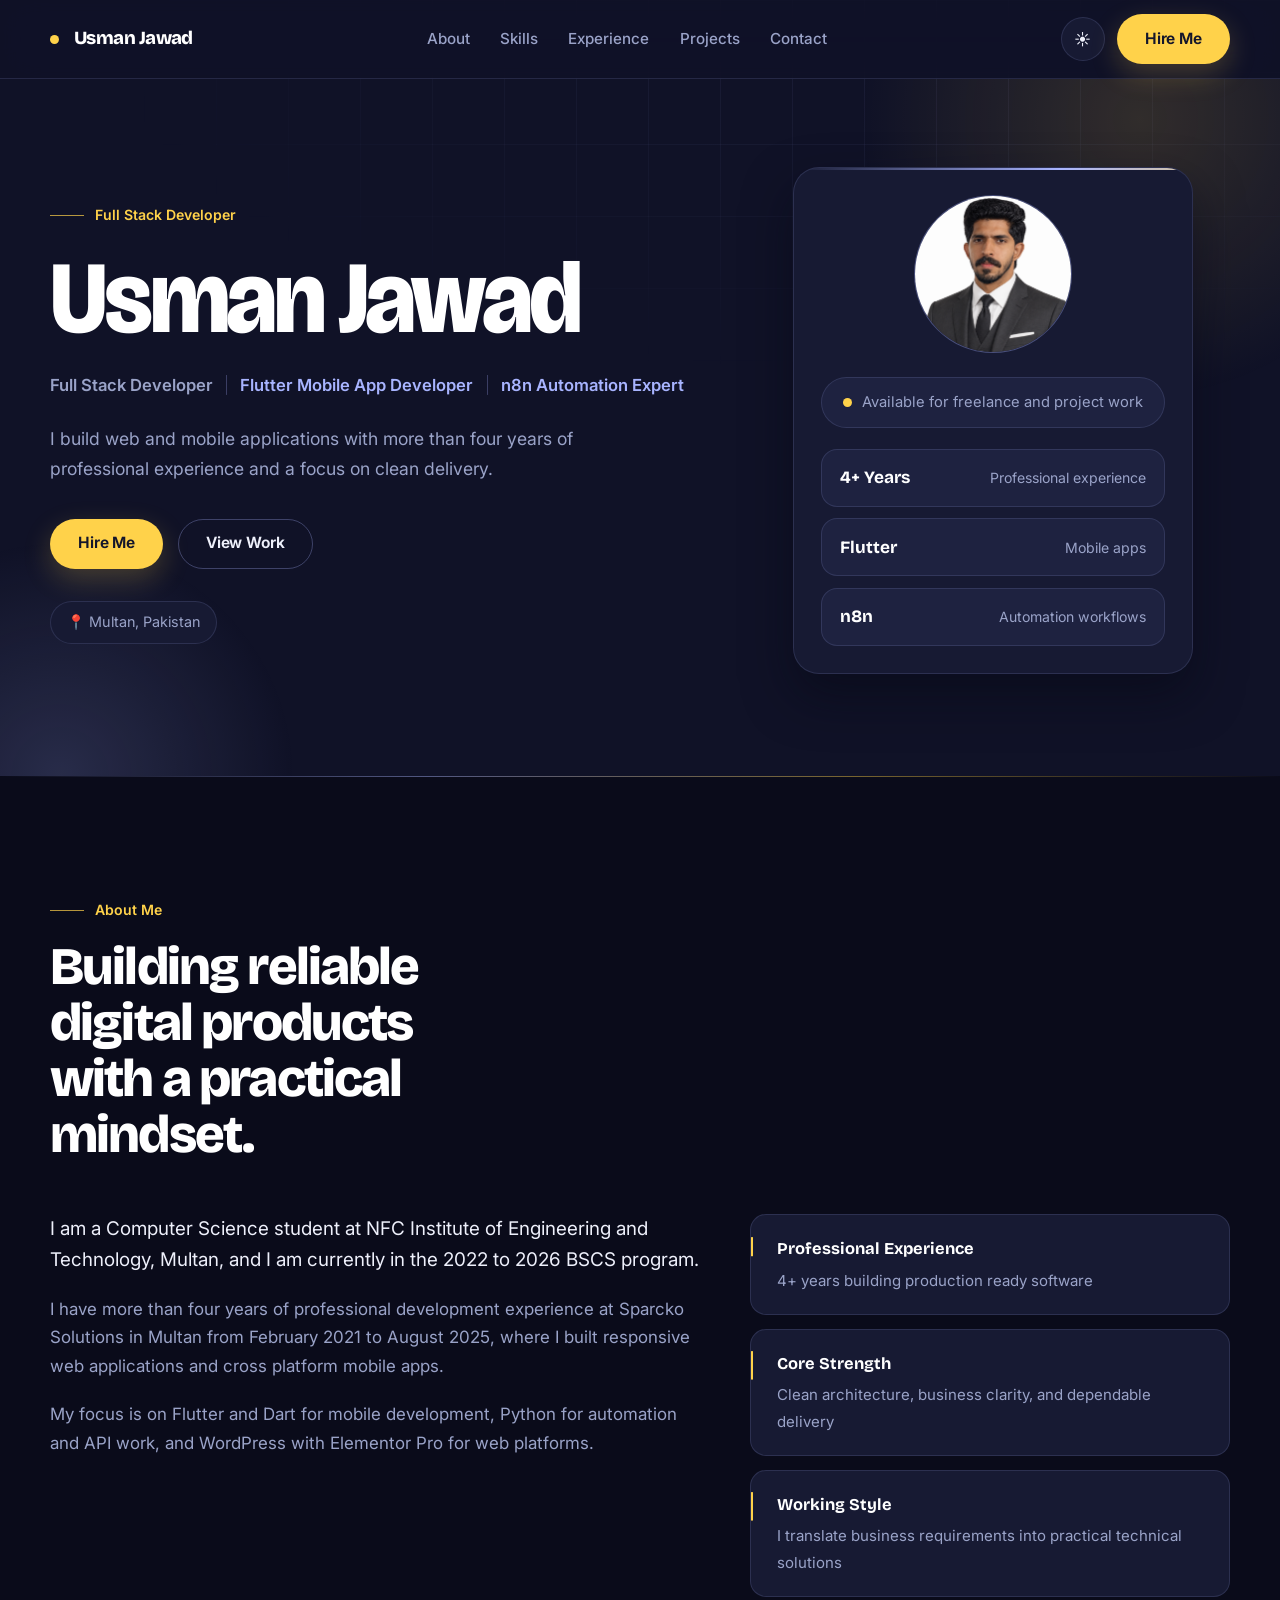
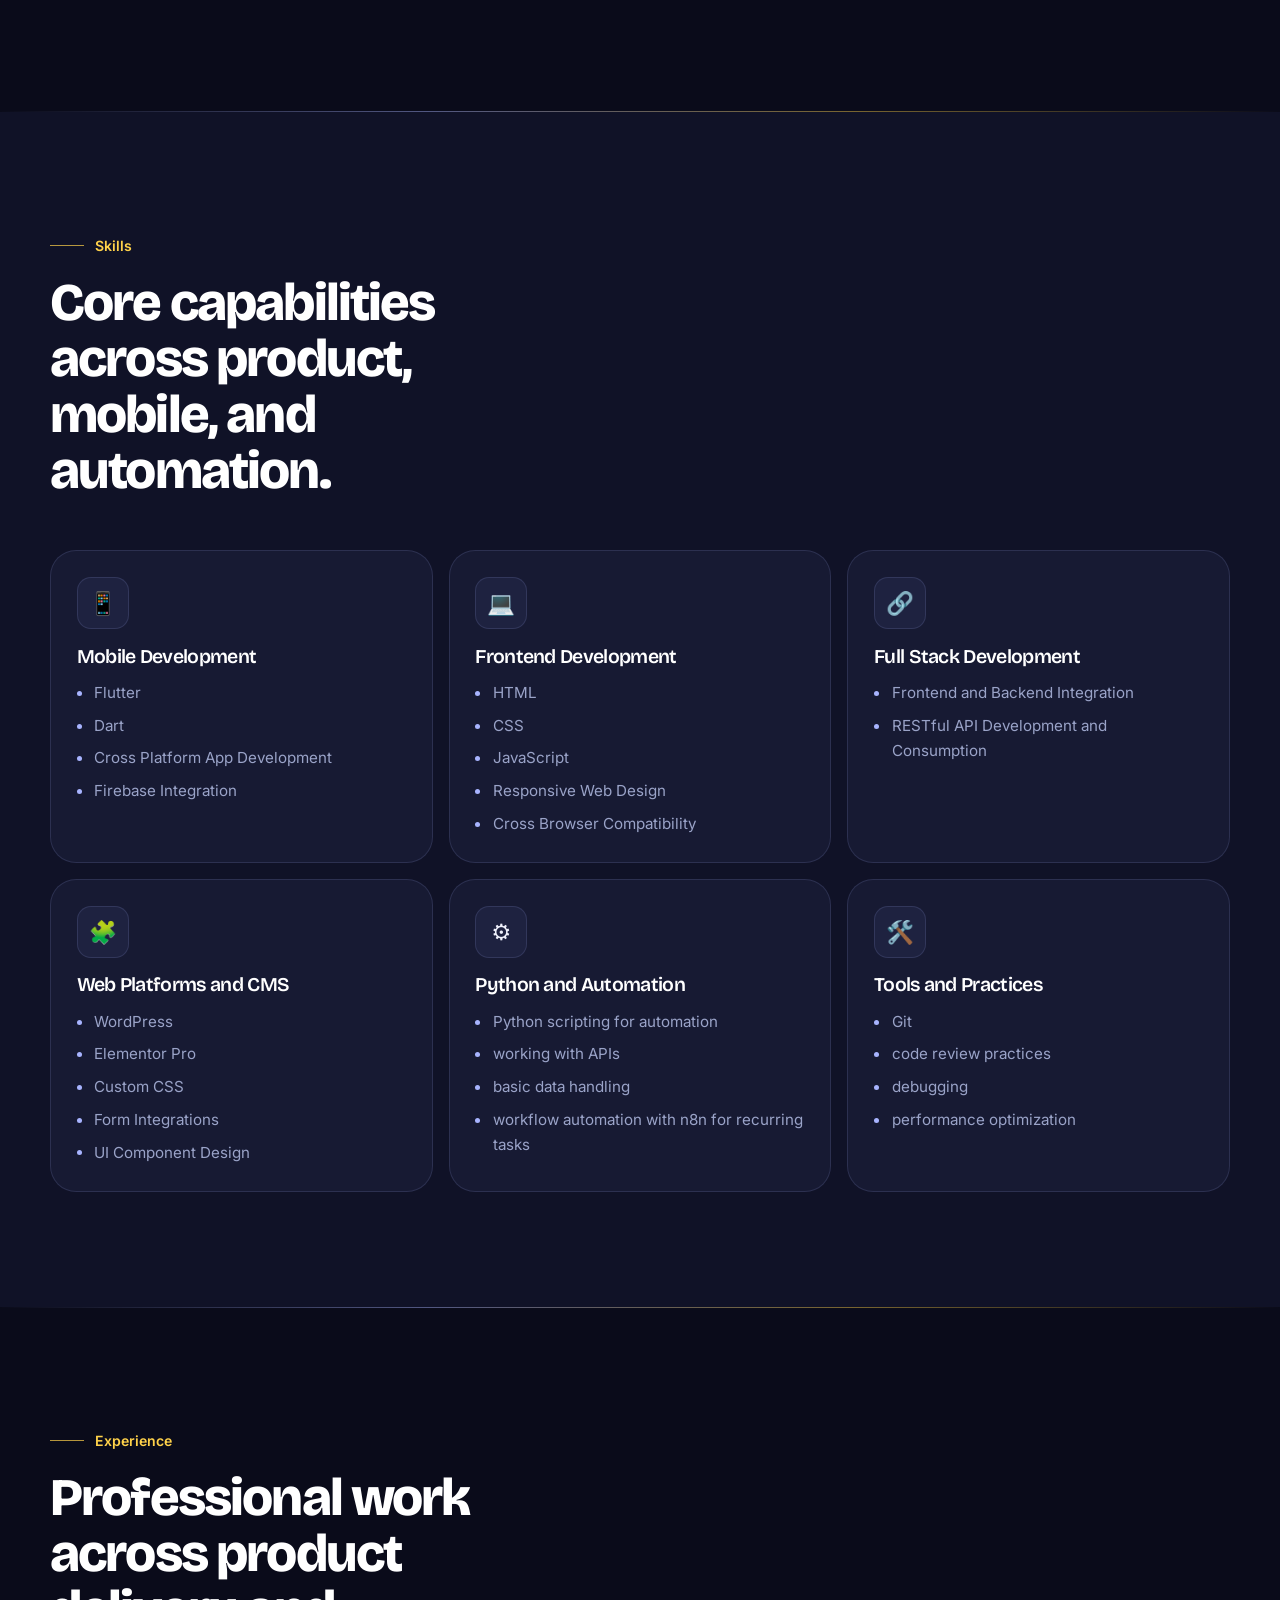
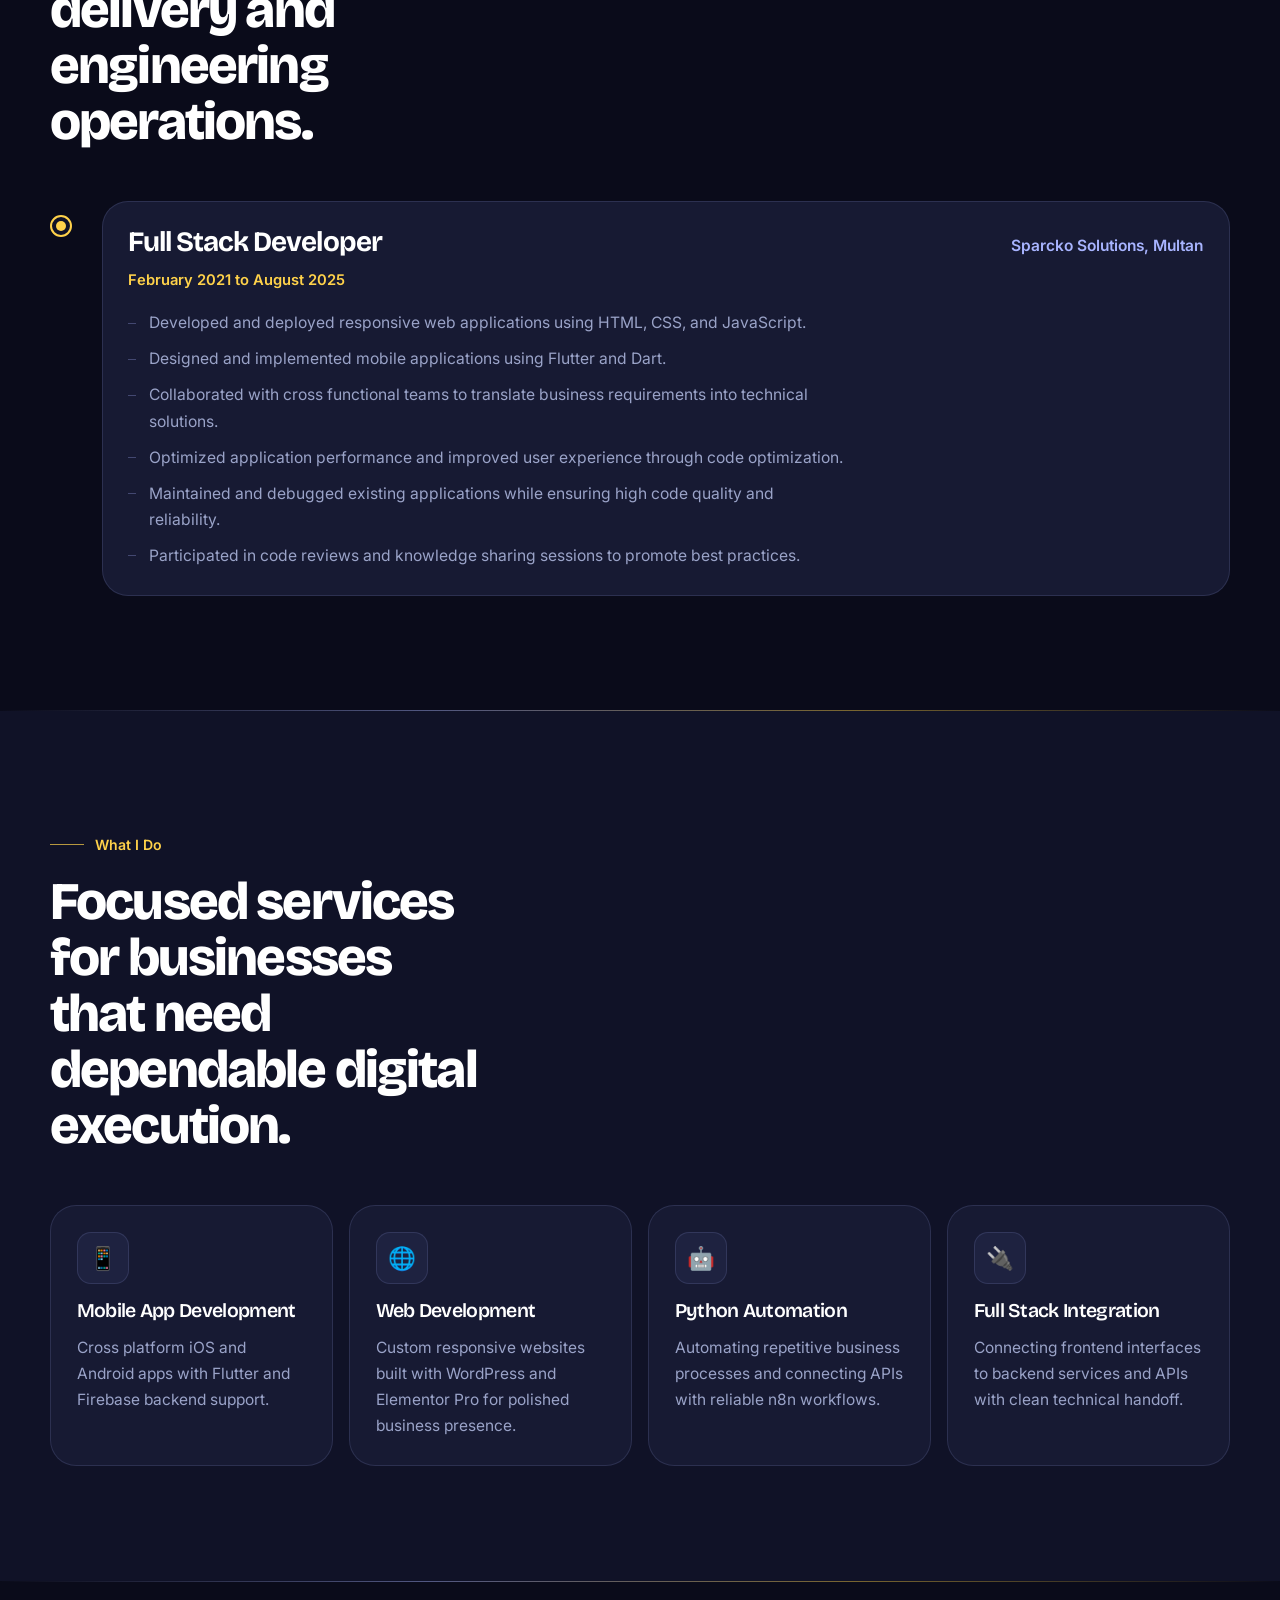
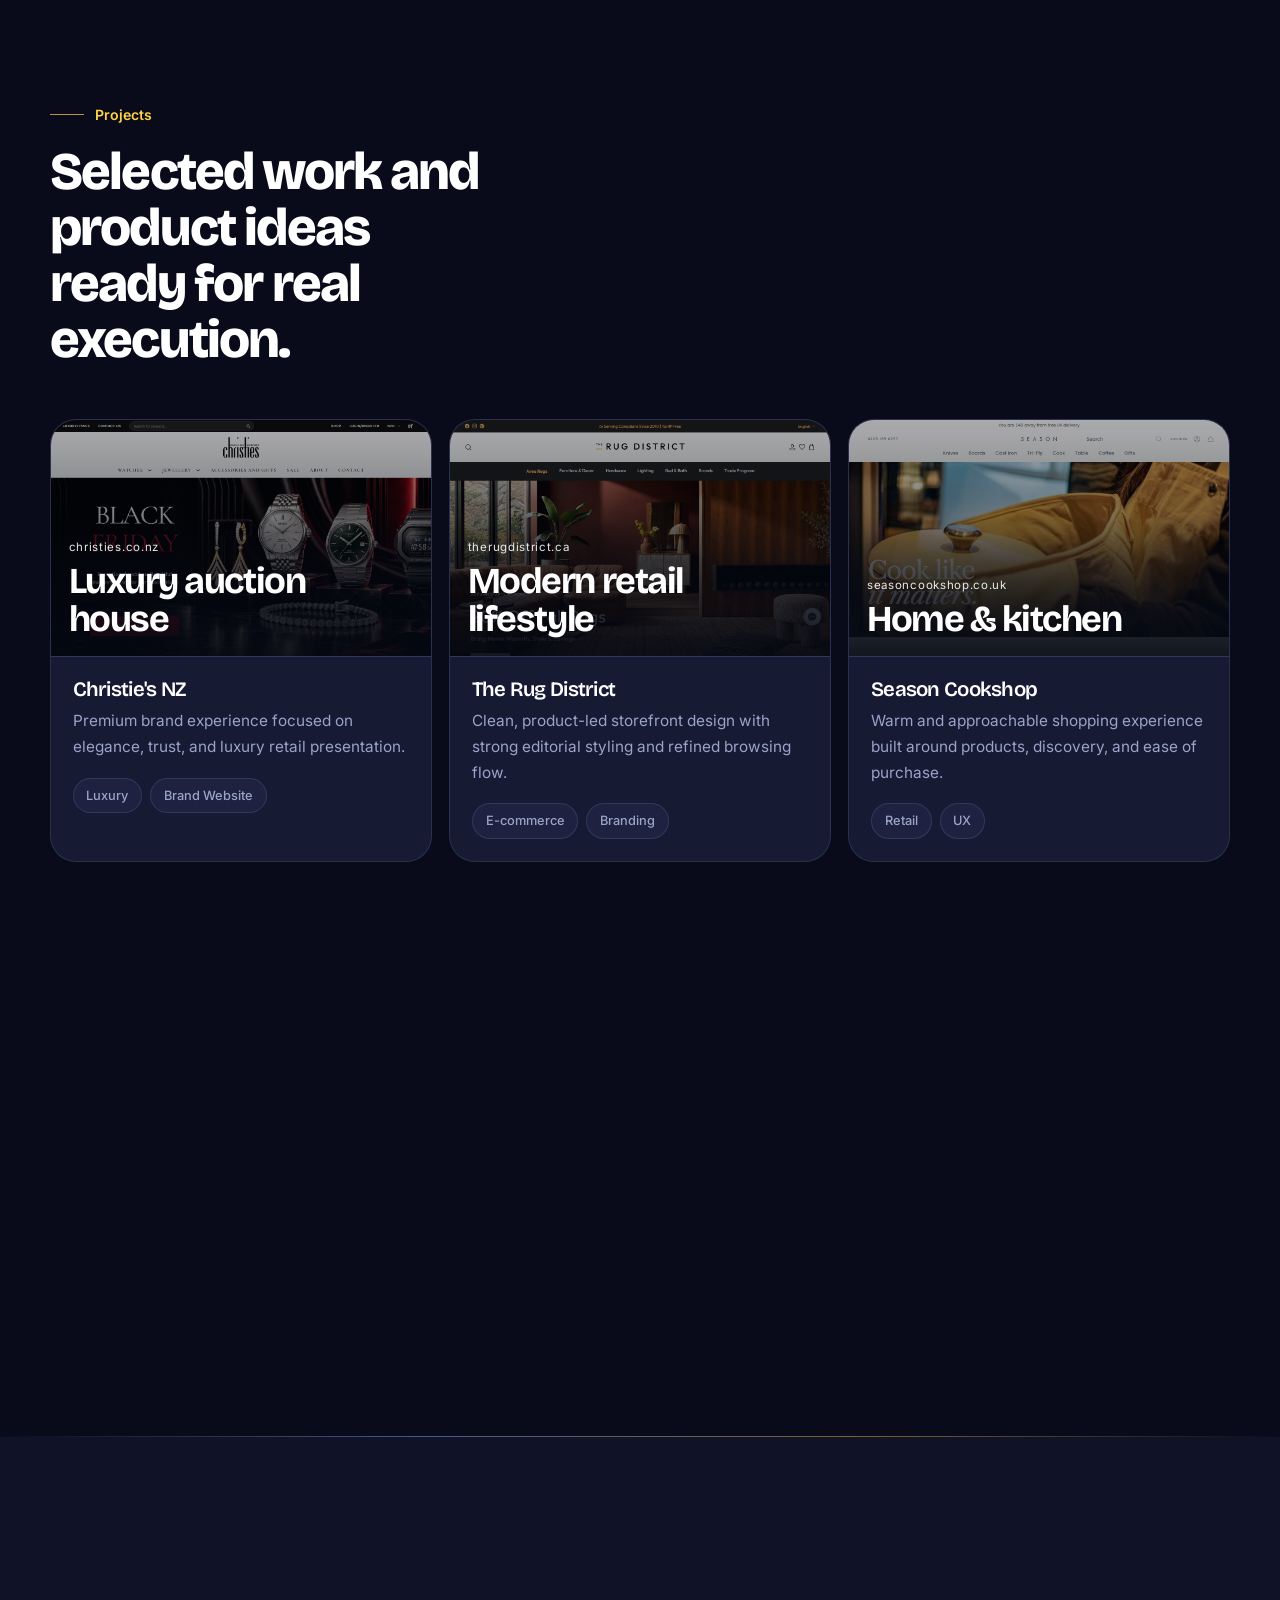
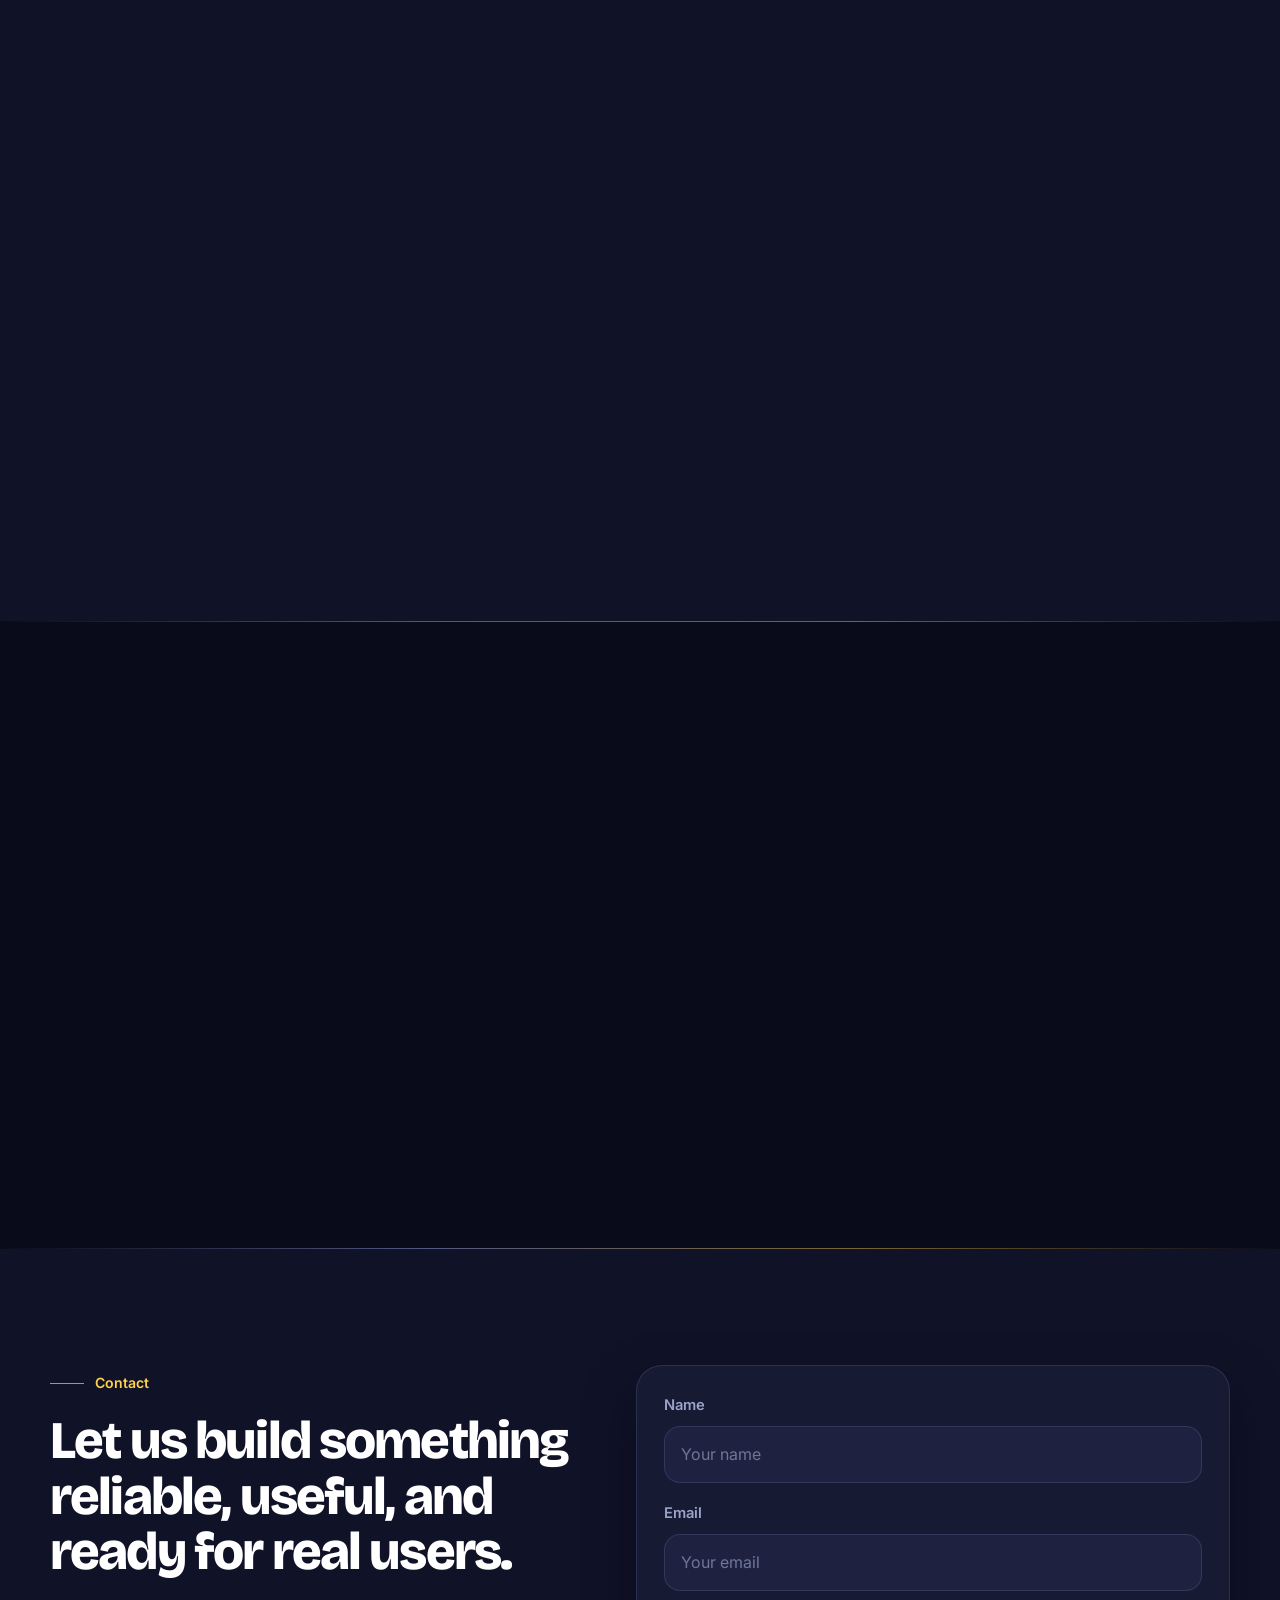
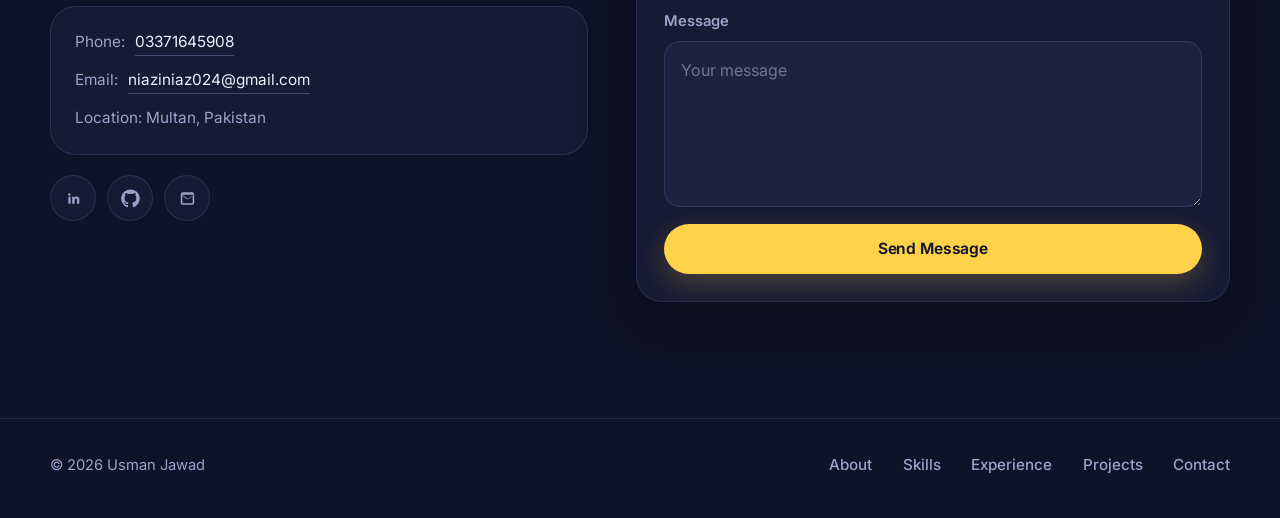
<file: index.html>
<!DOCTYPE html>
<html lang="en">
  <head>
    <meta charset="UTF-8" />
    <meta name="viewport" content="width=device-width, initial-scale=1.0" />
    <meta
      name="description"
      content="Portfolio website for Usman Jawad, a full stack developer, Flutter mobile app developer, and n8n automation expert based in Multan, Pakistan."
    />
    <title>Usman Jawad | Full Stack Developer</title>
    <link rel="preconnect" href="https://fonts.googleapis.com" />
    <link rel="preconnect" href="https://fonts.gstatic.com" crossorigin />
    <link
      href="https://fonts.googleapis.com/css2?family=Inter:wght@400;500;600;700;800;900&display=swap"
      rel="stylesheet"
    />
    <link rel="icon" type="image/svg+xml" href="assets/favicon.svg" />
    <link rel="stylesheet" href="styles.css" />
  </head>
  <body>
    <div class="page-shell">
      <header class="site-header">
        <div class="container nav-wrap">
          <a class="brand" href="#home" aria-label="Usman Jawad home">Usman Jawad</a>
          <nav class="main-nav" aria-label="Main navigation">
            <a href="#about">About</a>
            <a href="#skills">Skills</a>
            <a href="#experience">Experience</a>
            <a href="#projects">Projects</a>
            <a href="#contact">Contact</a>
          </nav>
          <div class="nav-actions">
            <button class="theme-toggle" type="button" aria-label="Toggle dark mode">
              <span class="theme-icon">☀️</span>
            </button>
            <a class="nav-cta" href="#contact">Hire Me</a>
          </div>
        </div>
      </header>

      <main>
        <section id="home" class="hero section">
          <div class="container hero-grid">
            <div class="hero-copy reveal">
              <p class="eyebrow">Full Stack Developer</p>
              <h1>Usman Jawad</h1>
              <div class="tagline-wrap">
                <span class="tagline-static">Full Stack Developer</span>
                <span class="tagline-separator">|</span>
                <span class="tagline-rotating">Flutter Mobile App Developer</span>
                <span class="tagline-separator">|</span>
                <span class="tagline-rotating">n8n Automation Expert</span>
              </div>
              <p class="hero-summary">
                I build web and mobile applications with more than four years of professional experience and a focus on clean delivery.
              </p>
              <div class="hero-actions">
                <a class="primary-btn" href="#contact">Hire Me</a>
                <a class="secondary-btn" href="#projects">View Work</a>
              </div>
              <div class="hero-meta">
                <span class="meta-item">📍 Multan, Pakistan</span>
              </div>
            </div>
            <div class="hero-panel reveal">
              <div class="profile-card">
                <div class="avatar-block">
                  <div class="avatar-ring">
                    <img
                      class="profile-portrait"
                      src="assets/pic.png"
                      alt="Usman Jawad portrait"
                    />
                    <div class="avatar-circle" aria-label="Usman Jawad initials">UJ</div>
                  </div>
                </div>
                <div class="status-panel">
                  <span class="status-dot"></span>
                  <span>Available for freelance and project work</span>
                </div>
                <ul class="quick-stats">
                  <li>
                    <strong>4+ Years</strong>
                    <span>Professional experience</span>
                  </li>
                  <li>
                    <strong>Flutter</strong>
                    <span>Mobile apps</span>
                  </li>
                  <li>
                    <strong>n8n</strong>
                    <span>Automation workflows</span>
                  </li>
                </ul>
              </div>
            </div>
          </div>
        </section>

        <section id="about" class="section light-section">
          <div class="container">
            <div class="section-heading reveal">
              <p class="eyebrow">About Me</p>
              <h2>Building reliable digital products with a practical mindset.</h2>
            </div>
            <div class="about-grid reveal">
              <div class="about-copy">
                <p>
                  I am a Computer Science student at NFC Institute of Engineering and Technology, Multan, and I am currently in the 2022 to 2026 BSCS program.
                </p>
                <p>
                  I have more than four years of professional development experience at Sparcko Solutions in Multan from February 2021 to August 2025, where I built responsive web applications and cross platform mobile apps.
                </p>
                <p>
                  My focus is on Flutter and Dart for mobile development, Python for automation and API work, and WordPress with Elementor Pro for web platforms.
                </p>
              </div>
              <div class="about-highlights">
                <div class="highlight-card">
                  <strong>Professional Experience</strong>
                  <span>4+ years building production ready software</span>
                </div>
                <div class="highlight-card">
                  <strong>Core Strength</strong>
                  <span>Clean architecture, business clarity, and dependable delivery</span>
                </div>
                <div class="highlight-card">
                  <strong>Working Style</strong>
                  <span>I translate business requirements into practical technical solutions</span>
                </div>
              </div>
            </div>
          </div>
        </section>

        <section id="skills" class="section">
          <div class="container">
            <div class="section-heading reveal">
              <p class="eyebrow">Skills</p>
              <h2>Core capabilities across product, mobile, and automation.</h2>
            </div>
            <div class="skills-grid">
              <article class="skill-card reveal">
                <div class="icon-box">📱</div>
                <h3>Mobile Development</h3>
                <ul>
                  <li>Flutter</li>
                  <li>Dart</li>
                  <li>Cross Platform App Development</li>
                  <li>Firebase Integration</li>
                </ul>
              </article>

              <article class="skill-card reveal">
                <div class="icon-box">💻</div>
                <h3>Frontend Development</h3>
                <ul>
                  <li>HTML</li>
                  <li>CSS</li>
                  <li>JavaScript</li>
                  <li>Responsive Web Design</li>
                  <li>Cross Browser Compatibility</li>
                </ul>
              </article>

              <article class="skill-card reveal">
                <div class="icon-box">🔗</div>
                <h3>Full Stack Development</h3>
                <ul>
                  <li>Frontend and Backend Integration</li>
                  <li>RESTful API Development and Consumption</li>
                </ul>
              </article>

              <article class="skill-card reveal">
                <div class="icon-box">🧩</div>
                <h3>Web Platforms and CMS</h3>
                <ul>
                  <li>WordPress</li>
                  <li>Elementor Pro</li>
                  <li>Custom CSS</li>
                  <li>Form Integrations</li>
                  <li>UI Component Design</li>
                </ul>
              </article>

              <article class="skill-card reveal">
                <div class="icon-box">⚙️</div>
                <h3>Python and Automation</h3>
                <ul>
                  <li>Python scripting for automation</li>
                  <li>working with APIs</li>
                  <li>basic data handling</li>
                  <li>workflow automation with n8n for recurring tasks</li>
                </ul>
              </article>

              <article class="skill-card reveal">
                <div class="icon-box">🛠️</div>
                <h3>Tools and Practices</h3>
                <ul>
                  <li>Git</li>
                  <li>code review practices</li>
                  <li>debugging</li>
                  <li>performance optimization</li>
                </ul>
              </article>
            </div>
          </div>
        </section>

        <section id="experience" class="section light-section">
          <div class="container">
            <div class="section-heading reveal">
              <p class="eyebrow">Experience</p>
              <h2>Professional work across product delivery and engineering operations.</h2>
            </div>
            <div class="timeline reveal">
              <article class="timeline-item">
                <div class="timeline-marker"></div>
                <div class="timeline-content">
                  <div class="timeline-header">
                    <h3>Full Stack Developer</h3>
                    <span class="company">Sparcko Solutions, Multan</span>
                  </div>
                  <p class="timeline-date">February 2021 to August 2025</p>
                  <ul>
                    <li>Developed and deployed responsive web applications using HTML, CSS, and JavaScript.</li>
                    <li>Designed and implemented mobile applications using Flutter and Dart.</li>
                    <li>Collaborated with cross functional teams to translate business requirements into technical solutions.</li>
                    <li>Optimized application performance and improved user experience through code optimization.</li>
                    <li>Maintained and debugged existing applications while ensuring high code quality and reliability.</li>
                    <li>Participated in code reviews and knowledge sharing sessions to promote best practices.</li>
                  </ul>
                </div>
              </article>
            </div>
          </div>
        </section>

        <section id="services" class="section">
          <div class="container">
            <div class="section-heading reveal">
              <p class="eyebrow">What I Do</p>
              <h2>Focused services for businesses that need dependable digital execution.</h2>
            </div>
            <div class="services-grid">
              <article class="service-card reveal">
                <div class="icon-box">📱</div>
                <h3>Mobile App Development</h3>
                <p>Cross platform iOS and Android apps with Flutter and Firebase backend support.</p>
              </article>
              <article class="service-card reveal">
                <div class="icon-box">🌐</div>
                <h3>Web Development</h3>
                <p>Custom responsive websites built with WordPress and Elementor Pro for polished business presence.</p>
              </article>
              <article class="service-card reveal">
                <div class="icon-box">🤖</div>
                <h3>Python Automation</h3>
                <p>Automating repetitive business processes and connecting APIs with reliable n8n workflows.</p>
              </article>
              <article class="service-card reveal">
                <div class="icon-box">🔌</div>
                <h3>Full Stack Integration</h3>
                <p>Connecting frontend interfaces to backend services and APIs with clean technical handoff.</p>
              </article>
            </div>
          </div>
        </section>

        <section id="projects" class="section light-section">
          <div class="container">
            <div class="section-heading reveal">
              <p class="eyebrow">Projects</p>
              <h2>Selected work and product ideas ready for real execution.</h2>
            </div>
            <div class="projects-grid">
              <article class="project-card reveal">
                <a class="project-card-link" href="https://www.christies.co.nz/" target="_blank" rel="noreferrer">
                  <div class="project-visual">
                    <img src="assets/project-previews/christies.png" alt="Christie's New Zealand website preview" />
                    <div class="project-visual-text">
                      <span class="project-domain">christies.co.nz</span>
                      <h3>Luxury auction house</h3>
                    </div>
                  </div>
                  <div class="project-meta">
                    <h3>Christie's NZ</h3>
                    <p>Premium brand experience focused on elegance, trust, and luxury retail presentation.</p>
                    <div class="tag-list">
                      <span>Luxury</span>
                      <span>Brand Website</span>
                    </div>
                  </div>
                </a>
              </article>

              <article class="project-card reveal">
                <a class="project-card-link" href="https://therugdistrict.ca/" target="_blank" rel="noreferrer">
                  <div class="project-visual">
                    <img src="assets/project-previews/therugdistrict.png" alt="The Rug District website preview" />
                    <div class="project-visual-text">
                      <span class="project-domain">therugdistrict.ca</span>
                      <h3>Modern retail lifestyle</h3>
                    </div>
                  </div>
                  <div class="project-meta">
                    <h3>The Rug District</h3>
                    <p>Clean, product-led storefront design with strong editorial styling and refined browsing flow.</p>
                    <div class="tag-list">
                      <span>E-commerce</span>
                      <span>Branding</span>
                    </div>
                  </div>
                </a>
              </article>

              <article class="project-card reveal">
                <a class="project-card-link" href="https://seasoncookshop.co.uk" target="_blank" rel="noreferrer">
                  <div class="project-visual">
                    <img src="assets/project-previews/seasoncookshop.png" alt="Season Cookshop website preview" />
                    <div class="project-visual-text">
                      <span class="project-domain">seasoncookshop.co.uk</span>
                      <h3>Home &amp; kitchen</h3>
                    </div>
                  </div>
                  <div class="project-meta">
                    <h3>Season Cookshop</h3>
                    <p>Warm and approachable shopping experience built around products, discovery, and ease of purchase.</p>
                    <div class="tag-list">
                      <span>Retail</span>
                      <span>UX</span>
                    </div>
                  </div>
                </a>
              </article>

              <article class="project-card reveal">
                <a class="project-card-link" href="https://medusaautodetailing.co.uk" target="_blank" rel="noreferrer">
                  <div class="project-visual">
                    <img src="assets/project-previews/medusa.png" alt="Medusa Auto Detailing website preview" />
                    <div class="project-visual-text">
                      <span class="project-domain">medusaautodetailing.co.uk</span>
                      <h3>Vehicle detailing brand</h3>
                    </div>
                  </div>
                  <div class="project-meta">
                    <h3>Medusa Auto Detailing</h3>
                    <p>Premium service branding with a strong local presence, clear offers, and polished service presentation.</p>
                    <div class="tag-list">
                      <span>Services</span>
                      <span>Lead Generation</span>
                    </div>
                  </div>
                </a>
              </article>
            </div>
          </div>
        </section>

        <section id="education" class="section">
          <div class="container">
            <div class="section-heading reveal">
              <p class="eyebrow">Education</p>
              <h2>Academic background in computer science and software focused learning.</h2>
            </div>
            <div class="education-list reveal">
              <div class="edu-item">
                <h3>Bachelor of Science in Computer Science</h3>
                <p>NFC Institute of Engineering and Technology, Multan</p>
                <span>2022 to 2026</span>
              </div>
              <div class="edu-item">
                <h3>Higher Secondary Certificate</h3>
                <p>KIPS College, Multan</p>
                <span>2020 to 2021</span>
              </div>
              <div class="edu-item">
                <h3>Secondary School Certificate</h3>
                <p>Laureate Group of Schools, Multan</p>
                <span>2011 to 2020</span>
              </div>
            </div>
          </div>
        </section>

        <section id="languages" class="section light-section">
          <div class="container">
            <div class="section-heading reveal">
              <p class="eyebrow">Languages</p>
              <h2>Communication skills that support client work and product delivery.</h2>
            </div>
            <div class="languages-grid reveal">
              <div class="language-card">
                <h3>Urdu</h3>
                <p>Native</p>
              </div>
              <div class="language-card">
                <h3>English</h3>
                <p>Professional Working Proficiency</p>
              </div>
            </div>
          </div>
        </section>

        <section id="contact" class="section contact-section">
          <div class="container contact-grid reveal">
            <div class="contact-copy">
              <p class="eyebrow">Contact</p>
              <h2>Let us build something reliable, useful, and ready for real users.</h2>
              <div class="contact-details">
                <p>Phone: <a href="tel:+923371645908">03371645908</a></p>
                <p>Email: <a href="mailto:niaziniaz024@gmail.com">niaziniaz024@gmail.com</a></p>
                <p>Location: Multan, Pakistan</p>
              </div>
              <div class="social-links" aria-label="Social links">
                <a href="#" aria-label="LinkedIn">
                  <svg viewBox="0 0 24 24" aria-hidden="true"><path d="M6.94 8.5A1.56 1.56 0 1 1 6.94 5.4a1.56 1.56 0 0 1 0 3.1ZM5.5 9.8h2.88v8.7H5.5zm4.86 0h2.76v1.18h.04c.38-.72 1.33-1.48 2.73-1.48 2.92 0 3.46 1.92 3.46 4.42v4.58h-2.88v-4.29c0-1.02-.02-2.34-1.43-2.34-1.43 0-1.65 1.12-1.65 2.27v4.36H10.36z"/></svg>
                </a>
                <a href="#" aria-label="GitHub">
                  <svg viewBox="0 0 24 24" aria-hidden="true"><path d="M12 .5A11.5 11.5 0 0 0 8.1 22.9c.58.1.79-.25.79-.56v-2.2c-3.22.7-3.9-1.35-3.9-1.35-.53-1.34-1.3-1.7-1.3-1.7-1.06-.72.08-.7.08-.7 1.17.08 1.79 1.2 1.79 1.2 1.04 1.78 2.72 1.27 3.39.97.1-.75.41-1.27.74-1.56-2.57-.29-5.28-1.29-5.28-5.72 0-1.26.45-2.3 1.2-3.11-.12-.29-.52-1.5.11-3.12 0 0 .99-.32 3.23 1.2a11.2 11.2 0 0 1 5.88 0c2.24-1.52 3.22-1.2 3.22-1.2.64 1.62.24 2.83.12 3.12.75.81 1.2 1.85 1.2 3.11 0 4.45-2.72 5.42-5.3 5.7.42.36.8 1.08.8 2.18v3.23c0 .31.21.67.8.56A11.5 11.5 0 0 0 12 .5Z"/></svg>
                </a>
                <a href="mailto:niaziniaz024@gmail.com" aria-label="Email">
                  <svg viewBox="0 0 24 24" aria-hidden="true"><path d="M3.5 6.5A2.5 2.5 0 0 1 6 4h12a2.5 2.5 0 0 1 2.5 2.5v11A2.5 2.5 0 0 1 18 20H6a2.5 2.5 0 0 1-2.5-2.5zm1.88.89 7.62 5.42 7.62-5.42-.18-.18H5.56zm13.12 10.61V8.17l-6.22 4.42a1.18 1.18 0 0 1-1.4 0L5.5 8.17v9.83z"/></svg>
                </a>
              </div>
            </div>

            <form
              class="contact-form"
              action="https://formsubmit.co/niaziniaz024@gmail.com"
              method="POST"
              accept-charset="UTF-8"
            >
              <input type="hidden" name="_captcha" value="false" />
              <input type="hidden" name="_template" value="table" />
              <input type="hidden" name="_subject" value="New portfolio message from website" />
              <input
                type="hidden"
                name="_next"
                value="https://portfolio-fawn-chi-8d8dmfkzz8.vercel.app/thank-you.html"
              />
              <div class="field-group">
                <label for="name">Name</label>
                <input id="name" name="name" type="text" placeholder="Your name" required />
              </div>
              <div class="field-group">
                <label for="email">Email</label>
                <input id="email" name="email" type="email" placeholder="Your email" required />
              </div>
              <div class="field-group">
                <label for="message">Message</label>
                <textarea id="message" name="message" rows="5" placeholder="Your message" required></textarea>
              </div>
              <button type="submit" class="primary-btn">Send Message</button>
            </form>
          </div>
        </section>
      </main>

      <footer class="site-footer">
        <div class="container footer-wrap">
          <p>© <span id="year"></span> Usman Jawad</p>
          <nav class="footer-nav" aria-label="Footer navigation">
            <a href="#about">About</a>
            <a href="#skills">Skills</a>
            <a href="#experience">Experience</a>
            <a href="#projects">Projects</a>
            <a href="#contact">Contact</a>
          </nav>
        </div>
      </footer>
    </div>

    <script src="script.js"></script>
  </body>
</html>
</file>
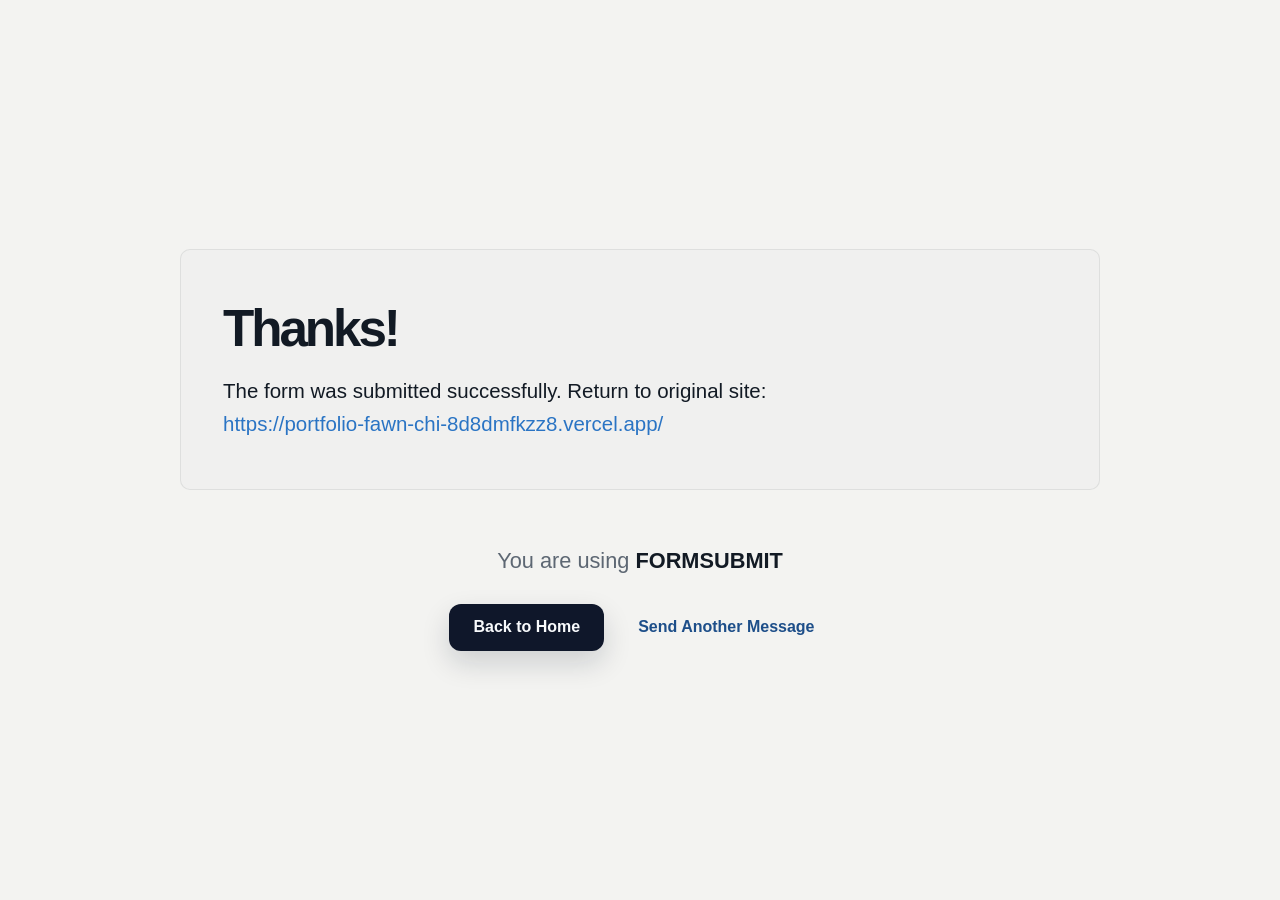
<file: thank-you.html>
<!DOCTYPE html>
<html lang="en">
  <head>
    <meta charset="UTF-8" />
    <meta name="viewport" content="width=device-width, initial-scale=1.0" />
    <title>Message Sent | Usman Jawad</title>
    <link rel="icon" type="image/svg+xml" href="assets/favicon.svg" />
    <style>
      :root {
        --bg: #f3f3f1;
        --panel: #f0f0ef;
        --text: #121a24;
        --muted: #5d6773;
        --accent: #1d4e89;
        --accent-soft: #dfeaf9;
        --line: rgba(18, 26, 36, 0.08);
      }

      * { box-sizing: border-box; }

      html, body {
        margin: 0;
        min-height: 100%;
        font-family: Inter, "Segoe UI", sans-serif;
        background: var(--bg);
        color: var(--text);
      }

      body {
        display: flex;
        align-items: center;
        justify-content: center;
        min-height: 100vh;
        padding: 32px 20px;
      }

      .success-shell {
        width: min(100%, 1100px);
        display: flex;
        flex-direction: column;
        align-items: center;
        gap: 30px;
      }

      .card {
        width: min(100%, 920px);
        background: var(--panel);
        border: 1px solid var(--line);
        border-radius: 10px;
        padding: 54px 42px 48px;
      }

      h1 {
        margin: 0 0 22px;
        font-size: clamp(2.4rem, 4vw, 4.5rem);
        font-weight: 900;
        line-height: 0.96;
        letter-spacing: -0.06em;
      }

      p {
        margin: 0;
        font-size: clamp(1.1rem, 1.6vw, 1.6rem);
        color: var(--text);
        line-height: 1.6;
      }

      .home-link,
      .secondary-link {
        display: inline-flex;
        align-items: center;
        justify-content: center;
        border-radius: 12px;
        text-decoration: none;
        font-weight: 700;
        transition: transform 0.2s ease, box-shadow 0.2s ease;
      }

      .home-link {
        background: #0f172a;
        color: #f8fafc;
        padding: 0.9rem 1.5rem;
        box-shadow: 0 12px 28px rgba(15, 23, 42, 0.16);
      }

      .secondary-link {
        color: var(--accent);
        background: transparent;
        padding: 0.8rem 1rem;
      }

      .actions {
        display: flex;
        align-items: center;
        gap: 18px;
        flex-wrap: wrap;
        justify-content: center;
      }

      .home-link:hover,
      .secondary-link:hover {
        transform: translateY(-1px);
      }

      .url {
        display: inline-block;
        color: #2a74c4;
        text-decoration: none;
        word-break: break-all;
      }

      .url:hover { text-decoration: underline; }

      .meta {
        margin-top: 28px;
        text-align: center;
        font-size: clamp(1.1rem, 1.7vw, 1.7rem);
        color: var(--muted);
      }

      .meta strong {
        color: var(--text);
        font-weight: 800;
      }

      .brand-mark {
        display: inline-flex;
        align-items: center;
        justify-content: center;
        width: 26px;
        height: 26px;
        border-radius: 8px;
        background: #0f172a;
        color: white;
        font-size: 0.8rem;
        margin-right: 10px;
      }

      @media (max-width: 640px) {
        .card {
          padding: 34px 20px 28px;
        }

        .actions {
          flex-direction: column;
        }

        .home-link,
        .secondary-link {
          width: 100%;
        }
      }
    </style>
  </head>
  <body>
    <div class="success-shell">
      <div class="card">
        <h1>Thanks!</h1>
        <p>
          The form was submitted successfully. Return to original site:<br />
          <a class="url" href="https://portfolio-fawn-chi-8d8dmfkzz8.vercel.app/">https://portfolio-fawn-chi-8d8dmfkzz8.vercel.app/</a>
        </p>
      </div>

      <div class="meta">
        <span>You are using</span>
        <strong>FORMSUBMIT</strong>
      </div>

      <div class="actions">
        <a class="home-link" href="https://portfolio-fawn-chi-8d8dmfkzz8.vercel.app/">Back to Home</a>
        <a class="secondary-link" href="https://portfolio-fawn-chi-8d8dmfkzz8.vercel.app/#contact">Send Another Message</a>
      </div>
    </div>
  </body>
</html>
</file>
<file: styles.css>
@import url("https://fonts.googleapis.com/css2?family=Bricolage+Grotesque:opsz,wdth,wght@12..96,75..100,400;12..96,75..100,600;12..96,75..100,800&display=swap");

/* ============================================================
   Usman Jawad — portfolio
   Motif: automation is connection. A thin signal wire runs
   through the page and lights up where content matters.
   ============================================================ */

:root {
  /* ink base */
  --bg: #101227;
  --bg-deep: #0a0b1a;
  --surface: #171a33;
  --surface-2: #1e2240;
  --line: rgba(168, 180, 255, 0.14);
  --line-strong: rgba(168, 180, 255, 0.3);

  /* text */
  --text: #eef0fb;
  --text-dim: #9aa3c8;
  --text-bright: #ffffff;

  /* signal */
  --signal: #ffd24a;
  --signal-deep: #f0b800;
  --periwinkle: #a8b4ff;
  --wire: linear-gradient(90deg, transparent, var(--periwinkle), var(--signal), transparent);

  --glow: 0 0 0 1px rgba(255, 210, 74, 0.2), 0 18px 45px rgba(8, 9, 24, 0.55);
  --lift: 0 22px 48px rgba(6, 7, 20, 0.5);

  --r-sm: 10px;
  --r-md: 16px;
  --r-lg: 26px;
  --container: 1180px;

  --ease: cubic-bezier(0.22, 1, 0.36, 1);
  --ease-snap: cubic-bezier(0.34, 1.56, 0.64, 1);
}

body.light-mode {
  --bg: #eef0f6;
  --bg-deep: #e3e7f2;
  --surface: #ffffff;
  --surface-2: #f6f8fd;
  --line: rgba(24, 28, 62, 0.1);
  --line-strong: rgba(24, 28, 62, 0.22);

  --text: #161a35;
  --text-dim: #545c86;
  --text-bright: #0b0d1f;

  --signal: #b07c00;
  --signal-deep: #8c6200;
  --periwinkle: #4f5ecf;
  --wire: linear-gradient(90deg, transparent, var(--periwinkle), var(--signal), transparent);

  --glow: 0 0 0 1px rgba(79, 94, 207, 0.14), 0 16px 38px rgba(24, 28, 62, 0.1);
  --lift: 0 20px 40px rgba(24, 28, 62, 0.12);
}

/* ---------- reset ---------- */

*,
*::before,
*::after {
  box-sizing: border-box;
}

html {
  scroll-behavior: smooth;
  -webkit-text-size-adjust: 100%;
}

body {
  margin: 0;
  font-family: "Inter", system-ui, sans-serif;
  font-size: 1rem;
  line-height: 1.68;
  color: var(--text);
  background: var(--bg);
  overflow-x: hidden;
  transition: background 0.45s var(--ease), color 0.45s var(--ease);
}

/* faint circuit field behind everything */
body::before {
  content: "";
  position: fixed;
  inset: 0;
  z-index: 0;
  pointer-events: none;
  background-image: linear-gradient(var(--line) 1px, transparent 1px),
    linear-gradient(90deg, var(--line) 1px, transparent 1px);
  background-size: 72px 72px;
  mask-image: radial-gradient(ellipse 90% 60% at 70% 0%, #000 0%, transparent 72%);
  -webkit-mask-image: radial-gradient(ellipse 90% 60% at 70% 0%, #000 0%, transparent 72%);
  opacity: 0.6;
}

img,
svg {
  display: block;
  max-width: 100%;
}

a {
  color: inherit;
  text-decoration: none;
}

button,
input,
textarea {
  font: inherit;
  color: inherit;
}

:focus-visible {
  outline: 2px solid var(--signal);
  outline-offset: 3px;
  border-radius: 4px;
}

::selection {
  background: var(--signal);
  color: #0b0d1f;
}

/* ---------- layout ---------- */

.page-shell {
  position: relative;
  z-index: 1;
  min-height: 100vh;
}

.container {
  width: min(var(--container), calc(100% - 2.5rem));
  margin-inline: auto;
}

.section {
  position: relative;
  padding-block: clamp(4rem, 9vw, 7.5rem);
}

.light-section {
  background: var(--bg-deep);
}

/* the wire that separates sections */
.light-section::before,
.light-section::after {
  content: "";
  position: absolute;
  left: 0;
  right: 0;
  height: 1px;
  background: var(--wire);
  opacity: 0.45;
}

.light-section::before {
  top: 0;
}
.light-section::after {
  bottom: 0;
}

/* ---------- header ---------- */

.site-header {
  position: sticky;
  top: 0;
  z-index: 900;
  background: color-mix(in srgb, var(--bg) 82%, transparent);
  backdrop-filter: blur(20px) saturate(1.4);
  -webkit-backdrop-filter: blur(20px) saturate(1.4);
  border-bottom: 1px solid var(--line);
}

.site-header::after {
  content: "";
  position: absolute;
  left: 0;
  bottom: -1px;
  height: 2px;
  width: 100%;
  background: var(--wire);
  opacity: 0;
  transform: scaleX(0.2);
  transform-origin: left;
  transition: opacity 0.6s var(--ease), transform 1.1s var(--ease);
}

.site-header:hover::after {
  opacity: 0.9;
  transform: scaleX(1);
}

.nav-wrap {
  display: flex;
  align-items: center;
  justify-content: space-between;
  gap: 1.25rem;
  min-height: 78px;
}

.brand {
  font-family: "Bricolage Grotesque", "Inter", sans-serif;
  font-weight: 800;
  font-size: 1.16rem;
  letter-spacing: -0.03em;
  color: var(--text-bright);
  position: relative;
  padding-left: 1.5rem;
}

/* live status node next to the name */
.brand::before {
  content: "";
  position: absolute;
  left: 0;
  top: 50%;
  width: 9px;
  height: 9px;
  margin-top: -4px;
  border-radius: 50%;
  background: var(--signal);
  box-shadow: 0 0 0 0 rgba(255, 210, 74, 0.6);
  animation: node-pulse 2.8s var(--ease) infinite;
}

@keyframes node-pulse {
  0%,
  100% {
    box-shadow: 0 0 0 0 rgba(255, 210, 74, 0.55);
  }
  55% {
    box-shadow: 0 0 0 9px rgba(255, 210, 74, 0);
  }
}

.main-nav,
.footer-nav {
  display: flex;
  align-items: center;
  gap: 1.9rem;
}

.main-nav a,
.footer-nav a {
  position: relative;
  font-size: 0.95rem;
  font-weight: 500;
  color: var(--text-dim);
  padding-block: 0.3rem;
  transition: color 0.3s var(--ease);
}

.main-nav a::after,
.footer-nav a::after {
  content: "";
  position: absolute;
  left: 0;
  bottom: 0;
  height: 2px;
  width: 100%;
  background: var(--signal);
  transform: scaleX(0);
  transform-origin: right;
  transition: transform 0.4s var(--ease);
}

.main-nav a:hover,
.footer-nav a:hover {
  color: var(--text-bright);
}

.main-nav a:hover::after,
.footer-nav a:hover::after {
  transform: scaleX(1);
  transform-origin: left;
}

.nav-actions {
  display: inline-flex;
  align-items: center;
  gap: 0.75rem;
}

.theme-toggle {
  width: 44px;
  height: 44px;
  display: grid;
  place-items: center;
  border: 1px solid var(--line);
  border-radius: 50%;
  background: var(--surface);
  cursor: pointer;
  transition: border-color 0.3s var(--ease), transform 0.5s var(--ease-snap);
}

.theme-toggle:hover {
  border-color: var(--signal);
  transform: rotate(35deg);
}

.theme-icon {
  font-size: 1rem;
  line-height: 1;
  display: block;
}

/* ---------- buttons ---------- */

.nav-cta,
.primary-btn,
.secondary-btn {
  position: relative;
  display: inline-flex;
  align-items: center;
  justify-content: center;
  min-height: 50px;
  padding-inline: 1.7rem;
  border-radius: 999px;
  border: 1px solid transparent;
  font-weight: 650;
  font-size: 0.97rem;
  letter-spacing: -0.01em;
  cursor: pointer;
  overflow: hidden;
  transition: transform 0.35s var(--ease), box-shadow 0.35s var(--ease),
    border-color 0.35s var(--ease), color 0.35s var(--ease);
}

.nav-cta,
.primary-btn {
  background: var(--signal);
  color: #14162b;
  box-shadow: 0 10px 28px rgba(255, 210, 74, 0.22);
}

body.light-mode .nav-cta,
body.light-mode .primary-btn {
  background: var(--periwinkle);
  color: #ffffff;
  box-shadow: 0 12px 28px rgba(79, 94, 207, 0.26);
}

/* sweep of light on hover, a signal passing through */
.nav-cta::after,
.primary-btn::after {
  content: "";
  position: absolute;
  inset: 0;
  background: linear-gradient(110deg, transparent 20%, rgba(255, 255, 255, 0.65) 50%, transparent 80%);
  transform: translateX(-120%);
  transition: transform 0.75s var(--ease);
}

.nav-cta:hover::after,
.primary-btn:hover::after {
  transform: translateX(120%);
}

.nav-cta:hover,
.primary-btn:hover {
  transform: translateY(-3px);
  box-shadow: 0 18px 38px rgba(255, 210, 74, 0.32);
}

body.light-mode .nav-cta:hover,
body.light-mode .primary-btn:hover {
  box-shadow: 0 18px 38px rgba(79, 94, 207, 0.34);
}

.secondary-btn {
  background: transparent;
  border-color: var(--line-strong);
  color: var(--text);
}

.secondary-btn:hover {
  transform: translateY(-3px);
  border-color: var(--signal);
  color: var(--text-bright);
}

button.primary-btn {
  width: 100%;
}

/* ---------- typography ---------- */

h1,
h2,
h3 {
  font-family: "Bricolage Grotesque", "Inter", sans-serif;
  color: var(--text-bright);
  letter-spacing: -0.035em;
  line-height: 1.06;
  margin: 0;
}

.eyebrow {
  display: inline-flex;
  align-items: center;
  gap: 0.7rem;
  margin: 0 0 1.1rem;
  font-size: 0.88rem;
  font-weight: 600;
  letter-spacing: 0;
  color: var(--signal);
}

/* eyebrow reads as a wire feeding into the heading */
.eyebrow::before {
  content: "";
  width: 34px;
  height: 1px;
  background: currentColor;
  opacity: 0.7;
}

.section-heading {
  max-width: 44ch;
  margin-bottom: clamp(2.2rem, 4vw, 3.4rem);
}

.section-heading h2,
.contact-copy h2 {
  font-size: clamp(2.1rem, 4.2vw, 3.3rem);
  font-weight: 800;
}

/* ---------- hero ---------- */

.hero {
  padding-top: clamp(3rem, 7vw, 5.5rem);
  padding-bottom: clamp(4rem, 8vw, 6.5rem);
  overflow: hidden;
}

.hero::before {
  content: "";
  position: absolute;
  width: 640px;
  height: 640px;
  top: -280px;
  right: -180px;
  border-radius: 50%;
  background: radial-gradient(circle, rgba(255, 210, 74, 0.14), transparent 62%);
  pointer-events: none;
  animation: drift 18s ease-in-out infinite alternate;
}

.hero::after {
  content: "";
  position: absolute;
  width: 520px;
  height: 520px;
  bottom: -260px;
  left: -200px;
  border-radius: 50%;
  background: radial-gradient(circle, rgba(168, 180, 255, 0.16), transparent 64%);
  pointer-events: none;
  animation: drift 22s ease-in-out infinite alternate-reverse;
}

@keyframes drift {
  from {
    transform: translate3d(0, 0, 0) scale(1);
  }
  to {
    transform: translate3d(-40px, 40px, 0) scale(1.12);
  }
}

.hero-grid {
  position: relative;
  z-index: 1;
  display: grid;
  grid-template-columns: 1.15fr 0.85fr;
  align-items: center;
  gap: clamp(2rem, 5vw, 4rem);
}

.hero-copy h1 {
  font-size: clamp(3.4rem, 9vw, 6.4rem);
  font-weight: 800;
  font-stretch: 92%;
  margin-bottom: 1.2rem;
}

.tagline-wrap {
  display: flex;
  flex-wrap: wrap;
  align-items: center;
  gap: 0.7rem;
  margin-bottom: 1.5rem;
  font-weight: 600;
  font-size: clamp(0.98rem, 1.3vw, 1.2rem);
  color: var(--text-dim);
}

.tagline-static,
.tagline-rotating {
  position: relative;
}

.tagline-rotating {
  color: var(--periwinkle);
}

.tagline-separator {
  color: var(--line-strong);
  font-weight: 300;
}

.hero-summary {
  max-width: 54ch;
  margin: 0 0 2.2rem;
  font-size: 1.1rem;
  color: var(--text-dim);
}

.hero-actions {
  display: flex;
  flex-wrap: wrap;
  gap: 0.9rem;
  margin-bottom: 2rem;
}

.hero-meta {
  display: flex;
  flex-wrap: wrap;
  gap: 0.7rem;
}

.meta-item {
  display: inline-flex;
  align-items: center;
  gap: 0.5rem;
  padding: 0.55rem 1rem;
  border: 1px solid var(--line);
  border-radius: 999px;
  background: var(--surface);
  font-size: 0.9rem;
  color: var(--text-dim);
}

/* ---------- profile card ---------- */

.hero-panel {
  display: flex;
  justify-content: center;
}

.profile-card {
  position: relative;
  width: min(100%, 400px);
  padding: 1.7rem;
  border: 1px solid var(--line);
  border-radius: var(--r-lg);
  background: var(--surface);
  box-shadow: var(--lift);
  overflow: hidden;
}

/* a signal travelling around the card edge */
.profile-card::before {
  content: "";
  position: absolute;
  top: 0;
  left: 0;
  right: 0;
  height: 2px;
  background: var(--wire);
  background-size: 200% 100%;
  animation: wire-run 3.6s linear infinite;
}

@keyframes wire-run {
  from {
    background-position: -200% 0;
  }
  to {
    background-position: 200% 0;
  }
}

.avatar-block {
  display: flex;
  justify-content: center;
  margin-bottom: 1.5rem;
}

.avatar-ring {
  position: relative;
  width: 158px;
  height: 158px;
  display: grid;
  place-items: center;
  border-radius: 50%;
  border: 1px solid var(--line-strong);
  background: var(--surface-2);
  overflow: hidden;
  transition: transform 0.6s var(--ease-snap), border-color 0.4s var(--ease);
}

.profile-card:hover .avatar-ring {
  transform: scale(1.04);
  border-color: var(--signal);
}

.profile-portrait {
  position: absolute;
  inset: 0;
  width: 100%;
  height: 100%;
  object-fit: cover;
  z-index: 1;
  transition: transform 0.7s var(--ease);
}

.profile-card:hover .profile-portrait {
  transform: scale(1.07);
}

.avatar-circle {
  position: relative;
  z-index: 0;
  width: 120px;
  height: 120px;
  display: grid;
  place-items: center;
  border-radius: 50%;
  background: var(--signal);
  color: #14162b;
  font-family: "Bricolage Grotesque", sans-serif;
  font-size: 2.3rem;
  font-weight: 800;
}

.status-panel {
  display: flex;
  align-items: center;
  justify-content: center;
  gap: 0.65rem;
  padding: 0.75rem 1rem;
  border: 1px solid var(--line);
  border-radius: 999px;
  background: var(--surface-2);
  font-size: 0.92rem;
  color: var(--text-dim);
}

.status-dot {
  flex: none;
  width: 9px;
  height: 9px;
  border-radius: 50%;
  background: var(--signal);
  animation: node-pulse 2.8s var(--ease) infinite;
}

.quick-stats {
  list-style: none;
  margin: 1.3rem 0 0;
  padding: 0;
  display: grid;
  gap: 0.7rem;
}

.quick-stats li {
  display: flex;
  align-items: baseline;
  justify-content: space-between;
  gap: 1rem;
  padding: 0.85rem 1.1rem;
  border: 1px solid var(--line);
  border-radius: var(--r-md);
  background: var(--surface-2);
  transition: border-color 0.35s var(--ease), transform 0.35s var(--ease);
}

.quick-stats li:hover {
  border-color: var(--line-strong);
  transform: translateX(4px);
}

.quick-stats strong {
  font-family: "Bricolage Grotesque", sans-serif;
  font-size: 1.08rem;
  color: var(--text-bright);
}

.quick-stats span {
  font-size: 0.88rem;
  color: var(--text-dim);
  text-align: right;
}

/* ---------- about ---------- */

.about-grid {
  display: grid;
  grid-template-columns: 1.15fr 0.85fr;
  gap: clamp(1.8rem, 4vw, 3.2rem);
  align-items: start;
}

.about-copy {
  max-width: 62ch;
  color: var(--text-dim);
  font-size: 1.06rem;
}

.about-copy p {
  margin: 0 0 1.25rem;
}

.about-copy p:first-child {
  color: var(--text);
  font-size: 1.18rem;
  line-height: 1.6;
}

.about-highlights {
  display: grid;
  gap: 0.85rem;
}

.highlight-card {
  position: relative;
  padding: 1.25rem 1.3rem 1.25rem 1.6rem;
  border: 1px solid var(--line);
  border-radius: var(--r-md);
  background: var(--surface);
  transition: border-color 0.35s var(--ease), transform 0.35s var(--ease);
}

.highlight-card::before {
  content: "";
  position: absolute;
  left: 0;
  top: 1.35rem;
  bottom: 1.35rem;
  width: 2px;
  border-radius: 2px;
  background: var(--signal);
  transform: scaleY(0.35);
  transform-origin: top;
  transition: transform 0.45s var(--ease);
}

.highlight-card:hover {
  border-color: var(--line-strong);
  transform: translateY(-3px);
}

.highlight-card:hover::before {
  transform: scaleY(1);
}

.highlight-card strong {
  display: block;
  margin-bottom: 0.25rem;
  font-family: "Bricolage Grotesque", sans-serif;
  font-size: 1.03rem;
  color: var(--text-bright);
}

.highlight-card span {
  font-size: 0.94rem;
  color: var(--text-dim);
}

/* ---------- skills ---------- */

.skills-grid {
  display: grid;
  grid-template-columns: repeat(3, minmax(0, 1fr));
  gap: 1rem;
}

.skill-card,
.service-card {
  position: relative;
  padding: 1.6rem;
  border: 1px solid var(--line);
  border-radius: var(--r-lg);
  background: var(--surface);
  overflow: hidden;
  transition: transform 0.4s var(--ease), border-color 0.4s var(--ease),
    box-shadow 0.4s var(--ease);
}

/* a soft bloom follows the card on hover */
.skill-card::after,
.service-card::after {
  content: "";
  position: absolute;
  inset: 0;
  background: radial-gradient(420px circle at 50% 0%, rgba(255, 210, 74, 0.09), transparent 62%);
  opacity: 0;
  transition: opacity 0.45s var(--ease);
  pointer-events: none;
}

.skill-card:hover,
.service-card:hover {
  transform: translateY(-6px);
  border-color: var(--line-strong);
  box-shadow: var(--lift);
}

.skill-card:hover::after,
.service-card:hover::after {
  opacity: 1;
}

.icon-box {
  width: 52px;
  height: 52px;
  display: grid;
  place-items: center;
  margin-bottom: 1.1rem;
  border: 1px solid var(--line);
  border-radius: 14px;
  background: var(--surface-2);
  font-size: 1.4rem;
  transition: transform 0.5s var(--ease-snap), border-color 0.4s var(--ease);
}

.skill-card:hover .icon-box,
.service-card:hover .icon-box {
  transform: translateY(-3px) rotate(-6deg);
  border-color: var(--signal);
}

.skill-card h3,
.service-card h3 {
  margin-bottom: 0.8rem;
  font-size: 1.22rem;
  font-weight: 600;
}

.skill-card ul {
  list-style: none;
  margin: 0;
  padding: 0;
  display: grid;
  gap: 0.45rem;
}

.skill-card li {
  position: relative;
  padding-left: 1.1rem;
  font-size: 0.95rem;
  color: var(--text-dim);
}

.skill-card li::before {
  content: "";
  position: absolute;
  left: 0;
  top: 0.72em;
  width: 5px;
  height: 5px;
  border-radius: 50%;
  background: var(--periwinkle);
}

.service-card p {
  margin: 0;
  font-size: 0.97rem;
  color: var(--text-dim);
}

/* ---------- experience timeline ---------- */

.timeline {
  display: grid;
  gap: 1.5rem;
}

.timeline-item {
  position: relative;
  display: grid;
  grid-template-columns: 34px 1fr;
  gap: 1.1rem;
}

.timeline-item::before {
  content: "";
  position: absolute;
  left: 10px;
  top: 2.2rem;
  bottom: -1.5rem;
  width: 2px;
  background: linear-gradient(var(--line-strong), transparent);
}

.timeline-item:last-child::before {
  display: none;
}

.timeline-marker {
  position: relative;
  width: 22px;
  height: 22px;
  margin-top: 0.85rem;
  border-radius: 50%;
  background: var(--bg);
  border: 2px solid var(--signal);
}

.timeline-marker::after {
  content: "";
  position: absolute;
  inset: 4px;
  border-radius: 50%;
  background: var(--signal);
  animation: node-pulse 3.2s var(--ease) infinite;
}

.timeline-content {
  padding: 1.6rem;
  border: 1px solid var(--line);
  border-radius: var(--r-lg);
  background: var(--surface);
  transition: border-color 0.4s var(--ease);
}

.timeline-content:hover {
  border-color: var(--line-strong);
}

.timeline-header {
  display: flex;
  flex-wrap: wrap;
  align-items: baseline;
  justify-content: space-between;
  gap: 0.8rem;
}

.timeline-header h3 {
  font-size: clamp(1.4rem, 2.4vw, 1.75rem);
  font-weight: 700;
}

.company {
  font-weight: 600;
  font-size: 0.97rem;
  color: var(--periwinkle);
}

.timeline-date {
  margin: 0.6rem 0 1.1rem;
  font-size: 0.92rem;
  font-weight: 600;
  color: var(--signal);
}

.timeline-content ul {
  margin: 0;
  padding: 0;
  list-style: none;
  display: grid;
  gap: 0.6rem;
}

.timeline-content li {
  position: relative;
  padding-left: 1.3rem;
  color: var(--text-dim);
  font-size: 0.98rem;
  max-width: 72ch;
}

.timeline-content li::before {
  content: "";
  position: absolute;
  left: 0;
  top: 0.78em;
  width: 8px;
  height: 1px;
  background: var(--line-strong);
}

/* ---------- services ---------- */

.services-grid {
  display: grid;
  grid-template-columns: repeat(4, minmax(0, 1fr));
  gap: 1rem;
}

/* ---------- projects ---------- */

.projects-grid {
  display: grid;
  grid-template-columns: repeat(3, minmax(0, 1fr));
  gap: 1.1rem;
}

.project-card {
  border: 1px solid var(--line);
  border-radius: var(--r-lg);
  background: var(--surface);
  overflow: hidden;
  transition: transform 0.45s var(--ease), border-color 0.4s var(--ease),
    box-shadow 0.45s var(--ease);
}

.project-card-link {
  display: block;
  height: 100%;
  text-decoration: none;
  color: inherit;
}

.project-card:hover {
  transform: translateY(-7px);
  border-color: var(--line-strong);
  box-shadow: var(--lift);
}

.project-visual {
  position: relative;
  aspect-ratio: 16 / 10;
  display: block;
  border-bottom: 1px solid var(--line);
  overflow: hidden;
  background: var(--surface-2);
}

.project-visual img {
  position: absolute;
  inset: 0;
  width: 100%;
  height: 100%;
  object-fit: cover;
  object-position: top center;
  filter: saturate(0.9) contrast(1.04) brightness(0.82);
  transition: transform 0.7s var(--ease), filter 0.5s var(--ease);
}

.project-visual::before {
  content: "";
  position: absolute;
  inset: 0;
  background: linear-gradient(180deg, rgba(5, 8, 16, 0.18), rgba(5, 8, 16, 0.74));
  z-index: 1;
}

.project-visual::after {
  content: "";
  position: absolute;
  inset: 0;
  background: linear-gradient(180deg, transparent 40%, rgba(4, 8, 19, 0.72));
  z-index: 1;
}

.project-visual-text {
  position: absolute;
  inset: auto auto 1.1rem 1.1rem;
  z-index: 2;
  display: flex;
  flex-direction: column;
  gap: 0.28rem;
  color: #fff;
  max-width: 90%;
}

.project-domain {
  display: block;
  font-size: 0.72rem;
  letter-spacing: 0.06em;
  text-transform: lowercase;
  opacity: 0.9;
}

.project-visual-text h3 {
  margin: 0;
  font-size: clamp(1.7rem, 1.6vw + 1rem, 3rem);
  line-height: 1.05;
  letter-spacing: -0.04em;
  font-weight: 700;
}

.project-card:hover .project-visual img {
  transform: scale(1.05);
  filter: saturate(1) contrast(1.05) brightness(0.86);
}

.project-meta {
  padding: 1.35rem;
}

.project-meta h3 {
  margin-bottom: 0.5rem;
  font-size: 1.28rem;
  font-weight: 600;
}

.project-meta p {
  margin: 0 0 1.1rem;
  font-size: 0.96rem;
  color: var(--text-dim);
}

.tag-list {
  display: flex;
  flex-wrap: wrap;
  gap: 0.5rem;
}

.tag-list span {
  padding: 0.38rem 0.8rem;
  border: 1px solid var(--line);
  border-radius: 999px;
  background: var(--surface-2);
  font-size: 0.8rem;
  font-weight: 500;
  color: var(--text-dim);
  transition: border-color 0.35s var(--ease), color 0.35s var(--ease);
}

.project-card:hover .tag-list span {
  border-color: var(--line-strong);
  color: var(--text);
}

/* ---------- education ---------- */

.education-list {
  display: grid;
  grid-template-columns: repeat(3, minmax(0, 1fr));
  gap: 1rem;
}

.edu-item {
  position: relative;
  padding: 1.5rem 1.4rem;
  border: 1px solid var(--line);
  border-radius: var(--r-lg);
  background: var(--surface);
  transition: border-color 0.35s var(--ease), transform 0.35s var(--ease);
}

.edu-item:hover {
  border-color: var(--line-strong);
  transform: translateY(-4px);
}

.edu-item h3 {
  margin-bottom: 0.45rem;
  font-size: 1.12rem;
  font-weight: 600;
  line-height: 1.3;
}

.edu-item p {
  margin: 0 0 0.6rem;
  font-size: 0.95rem;
  color: var(--text-dim);
}

.edu-item span {
  display: inline-block;
  padding: 0.3rem 0.7rem;
  border-radius: 999px;
  background: var(--surface-2);
  border: 1px solid var(--line);
  font-size: 0.82rem;
  font-weight: 600;
  color: var(--signal);
}

/* ---------- languages ---------- */

.languages-grid {
  display: grid;
  grid-template-columns: repeat(2, minmax(0, 1fr));
  gap: 1rem;
}

.language-card {
  display: flex;
  align-items: baseline;
  justify-content: space-between;
  gap: 1rem;
  padding: 1.5rem;
  border: 1px solid var(--line);
  border-radius: var(--r-lg);
  background: var(--surface);
  transition: border-color 0.35s var(--ease);
}

.language-card:hover {
  border-color: var(--line-strong);
}

.language-card h3 {
  font-size: 1.3rem;
  font-weight: 700;
}

.language-card p {
  margin: 0;
  font-size: 0.93rem;
  color: var(--text-dim);
}

/* ---------- contact ---------- */

.contact-grid {
  display: grid;
  grid-template-columns: 0.95fr 1.05fr;
  gap: clamp(1.8rem, 4vw, 3rem);
  align-items: start;
}

.contact-copy h2 {
  margin-bottom: 1.6rem;
  max-width: 16ch;
}

.contact-details {
  padding: 1.4rem 1.5rem;
  margin-bottom: 1.3rem;
  border: 1px solid var(--line);
  border-radius: var(--r-lg);
  background: var(--surface);
}

.contact-details p {
  display: flex;
  align-items: baseline;
  gap: 0.6rem;
  margin: 0 0 0.7rem;
  font-size: 0.96rem;
  color: var(--text-dim);
}

.contact-details p:last-child {
  margin-bottom: 0;
}

.contact-details a {
  color: var(--text);
  border-bottom: 1px solid var(--line-strong);
  transition: color 0.3s var(--ease), border-color 0.3s var(--ease);
}

.contact-details a:hover {
  color: var(--signal);
  border-color: var(--signal);
}

.social-links {
  display: flex;
  flex-wrap: wrap;
  gap: 0.7rem;
}

.social-links a {
  width: 46px;
  height: 46px;
  display: grid;
  place-items: center;
  border: 1px solid var(--line);
  border-radius: 50%;
  background: var(--surface);
  transition: transform 0.4s var(--ease-snap), border-color 0.35s var(--ease),
    background 0.35s var(--ease);
}

.social-links a:hover {
  transform: translateY(-4px);
  border-color: var(--signal);
  background: var(--surface-2);
}

.social-links svg {
  width: 19px;
  height: 19px;
  fill: var(--text-dim);
  transition: fill 0.35s var(--ease);
}

.social-links a:hover svg {
  fill: var(--signal);
}

.contact-form {
  padding: 1.7rem;
  border: 1px solid var(--line);
  border-radius: var(--r-lg);
  background: var(--surface);
  box-shadow: var(--lift);
}

.field-group {
  display: grid;
  gap: 0.5rem;
  margin-bottom: 1.1rem;
}

.field-group label {
  font-size: 0.92rem;
  font-weight: 600;
  color: var(--text-dim);
}

.field-group input,
.field-group textarea {
  width: 100%;
  padding: 0.9rem 1rem;
  border: 1px solid var(--line);
  border-radius: var(--r-md);
  background: var(--surface-2);
  outline: none;
  resize: vertical;
  transition: border-color 0.3s var(--ease), box-shadow 0.3s var(--ease);
}

.field-group input::placeholder,
.field-group textarea::placeholder {
  color: var(--text-dim);
  opacity: 0.65;
}

.field-group input:focus,
.field-group textarea:focus {
  border-color: var(--signal);
  box-shadow: 0 0 0 4px rgba(255, 210, 74, 0.14);
}

body.light-mode .field-group input:focus,
body.light-mode .field-group textarea:focus {
  border-color: var(--periwinkle);
  box-shadow: 0 0 0 4px rgba(79, 94, 207, 0.14);
}

/* ---------- footer ---------- */

.site-footer {
  padding-block: 1.8rem 2.2rem;
  border-top: 1px solid var(--line);
}

.footer-wrap {
  display: flex;
  flex-wrap: wrap;
  align-items: center;
  justify-content: space-between;
  gap: 1rem;
}

.footer-wrap p {
  margin: 0;
  font-size: 0.92rem;
  color: var(--text-dim);
}

/* ---------- entrance motion ---------- */

.reveal {
  opacity: 0;
  transform: translateY(26px);
  transition: opacity 0.8s var(--ease), transform 0.8s var(--ease);
}

.reveal.visible {
  opacity: 1;
  transform: none;
}

/* one orchestrated page-load sequence in the hero */
.hero .hero-copy > * {
  opacity: 0;
  animation: rise 0.9s var(--ease) forwards;
}

.hero .hero-copy .eyebrow {
  animation-delay: 0.1s;
}
.hero .hero-copy h1 {
  animation-delay: 0.2s;
}
.hero .hero-copy .tagline-wrap {
  animation-delay: 0.34s;
}
.hero .hero-copy .hero-summary {
  animation-delay: 0.46s;
}
.hero .hero-copy .hero-actions {
  animation-delay: 0.58s;
}
.hero .hero-copy .hero-meta {
  animation-delay: 0.7s;
}

.hero .hero-panel {
  opacity: 0;
  animation: rise 1s var(--ease) 0.5s forwards;
}

@keyframes rise {
  from {
    opacity: 0;
    transform: translateY(26px);
  }
  to {
    opacity: 1;
    transform: none;
  }
}

/* hero copy is animated by keyframes, so neutralise the reveal hook there */
.hero .hero-copy.reveal,
.hero .hero-panel.reveal {
  opacity: 1;
  transform: none;
  transition: none;
}

/* ---------- responsive ---------- */

@media (max-width: 1024px) {
  .skills-grid,
  .services-grid,
  .education-list {
    grid-template-columns: repeat(2, minmax(0, 1fr));
  }

  .projects-grid {
    grid-template-columns: repeat(2, minmax(0, 1fr));
  }
}

@media (max-width: 900px) {
  .main-nav {
    display: none;
  }

  .hero-grid,
  .about-grid,
  .contact-grid {
    grid-template-columns: 1fr;
  }

  .hero-panel {
    justify-content: flex-start;
  }

  .contact-copy h2 {
    max-width: 24ch;
  }
}

@media (max-width: 620px) {
  .container {
    width: calc(100% - 2rem);
  }

  .nav-wrap {
    min-height: 68px;
  }

  .nav-cta,
  .primary-btn,
  .secondary-btn {
    min-height: 46px;
    padding-inline: 1.3rem;
    font-size: 0.94rem;
  }

  .hero-copy h1 {
    font-size: clamp(2.7rem, 13vw, 3.6rem);
  }

  .hero-actions .primary-btn,
  .hero-actions .secondary-btn {
    flex: 1 1 100%;
  }

  .skills-grid,
  .services-grid,
  .projects-grid,
  .languages-grid,
  .education-list {
    grid-template-columns: 1fr;
  }

  .timeline-item {
    grid-template-columns: 26px 1fr;
    gap: 0.8rem;
  }

  .timeline-item::before {
    left: 8px;
  }

  .timeline-marker {
    width: 18px;
    height: 18px;
  }

  .quick-stats li {
    flex-direction: column;
    align-items: flex-start;
    gap: 0.15rem;
  }

  .quick-stats span {
    text-align: left;
  }

  .language-card {
    flex-direction: column;
    gap: 0.2rem;
  }
}

/* ---------- reduced motion ---------- */

@media (prefers-reduced-motion: reduce) {
  html {
    scroll-behavior: auto;
  }

  *,
  *::before,
  *::after {
    animation-duration: 0.01ms !important;
    animation-iteration-count: 1 !important;
    transition-duration: 0.01ms !important;
  }

  .reveal,
  .hero .hero-copy > *,
  .hero .hero-panel {
    opacity: 1 !important;
    transform: none !important;
  }
}
</file>
